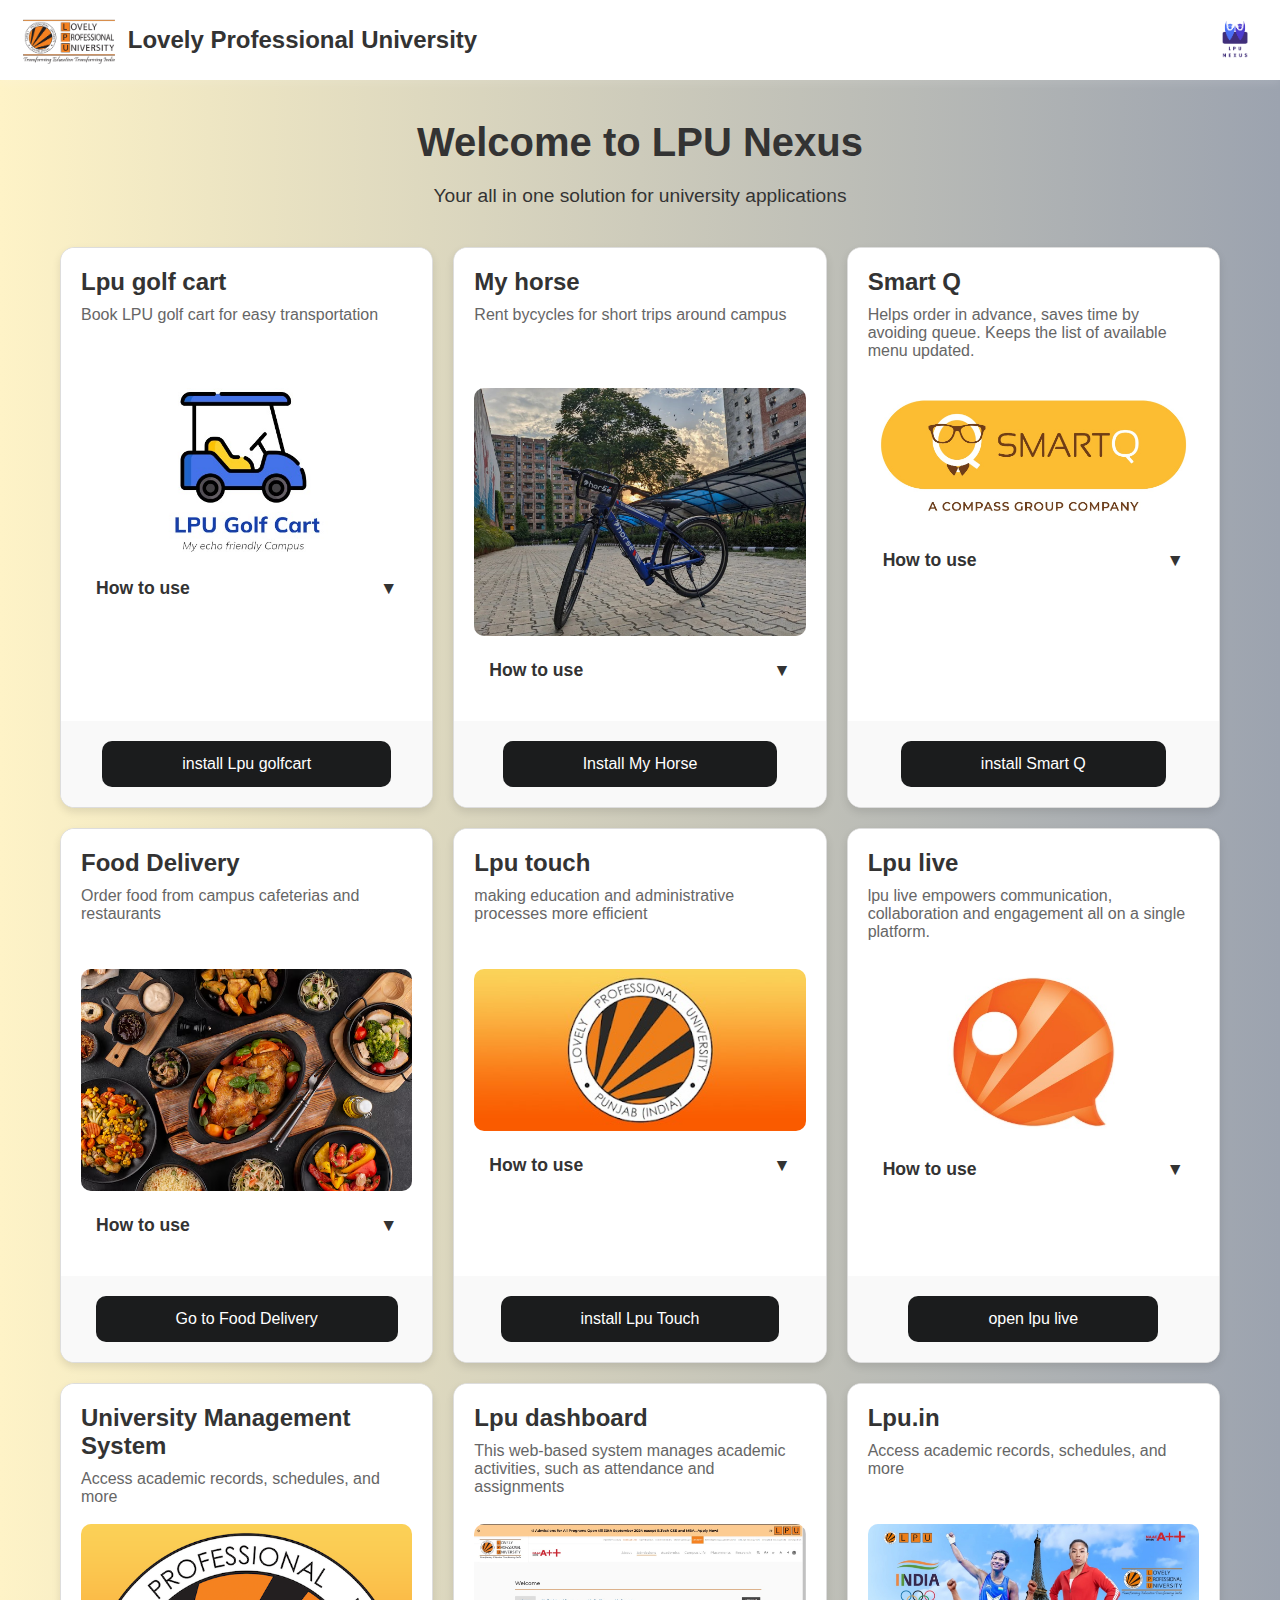
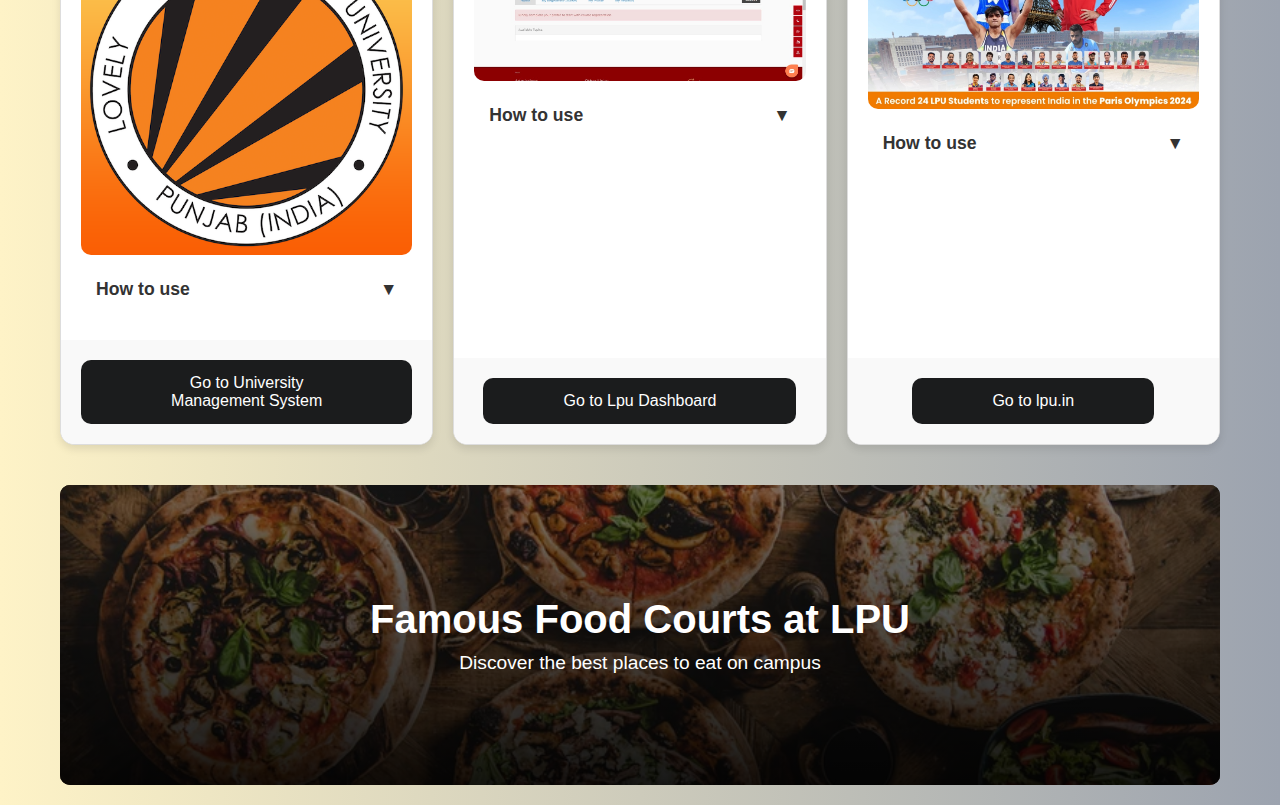
<file: index.html>
<!DOCTYPE html>
<html lang="en">


<head>
    <meta charset="UTF-8">
    <meta name="viewport" content="width=device-width, initial-scale=1.0">
    <title>LPU NEXUS</title>
    <link rel="stylesheet" href="index.css">
</head>

<body>
    <!-- LOGOS -->
    <header>
        <div class="logo">
            <img src="lpulogo.png" alt="University Logo">
            <span class="logo-text">Lovely Professional University</span>
        </div>
        <div class="logo-company">
            <img src="lpunexus.png" alt="Company Logo"  >
        </div>
    </header>
    
    <div class="container">
        <h1 class="title">Welcome to LPU Nexus</h1>
        <p class="subtitle">Your all in one solution for university applications</p>
        <div class="grid">
            <!-- golf cart  -->
            <div class="card">
                <div class="card-header">
                    <h2>Lpu golf cart</h2>
                    <p>Book LPU golf cart for easy transportation</p>
                </div>
                <div class="card-content">
                    <img src="golfcart.jpg" alt="LPUGOLFCART" class="card-image" height="300" >
                    <div class="accordion">
                        <details>
                            <summary class="accordion-trigger">How to use</summary>
                            <ol class="accordion-content" type="square">
                                <li>install the lpu golf cart app</li>
                             <li>open the app</li>
                                <li>enter the driver id</li>
                                <li>Select your pickup and drop-off locations</li>
                            </ol>
                        </details>
                    </div>
                </div>

                <div class="card-footer">
                    <a href="https://play.google.com/store/apps/details?id=com.kinghillsecofriendly&hl=en_IN&pli=1" target="_blank" class="button"  >install Lpu golfcart </a>
                </div>
            </div>
            <!-- golf cart close -->

            
            <!-- my horse open-->
            <div class="card">
                <div class="card-header">
                    <h2>My horse</h2>
                    <p>Rent bycycles for short trips around campus</p>
                </div>
                <div class="card-content">
                    <img src="lpucycle.jpg" alt="MY HORSE" class="card-image">
                    <div class="accordion">
                        <details>
                            <summary class="accordion-trigger">How to use</summary>
                            <ol class="accordion-content">
                                <li>install the my horse application</li>
                                <li>enter your personal details</li>
                                <li>top up your wallet</li>
                                <li>track the nearest cycle around you</li>
                                <li>scan the QR code and enjoy your rides</li>
                            </ol>
                        </details>
                    </div>
                </div>
                <div class="card-footer">
                    <a href="https://play.google.com/store/apps/details?id=com.ionic.metroeMobility&pcampaignid=web_share" target="_blank" class="button">Install My Horse</a>
                </div>
            </div>
            <!-- my horse close -->

            <!-- SMARTQ open -->
            <div class="card">
                <div class="card-header">
                    <h2>Smart Q</h2>
                    <p>Helps order in advance, saves time by avoiding queue. Keeps the list of available menu updated.</p>
                </div>
                <div class="card-content">
                    <img src="smartq .jpg"  alt="SMART Q" class="card-image" >
                    <div class="accordion">
                        <details>
                            <summary class="accordion-trigger">How to use</summary>
                            <ol class="accordion-content">

                                <li>install the smart q app</li>
                                <li>welcome to smartq</li>
                                <li>enter your details</li>
                                <li>order your favourite food and enjoy your meal</li>
                            </ol>
                        </details>
                    </div>
                </div>
                <div class="card-footer">
                    <a href="https://play.google.com/store/apps/details?id=com.thesmartq.smartq&pcampaignid=web_share" target="_blank" class="button">install Smart Q</a>
                </div>
            </div>
            <!-- smart q close -->


<!-- Food delivery -->
<div class="card">
    <div class="card-header">
        <h2>Food Delivery</h2>
        <p>Order food from campus cafeterias and restaurants</p>
    </div>
    <div class="card-content">
        <img src="food court.avif" alt="eRikshaw" class="card-image" height="300">
        <div class="accordion">
            <details>
                <summary class="accordion-trigger">How to use</summary>
                <ol class="accordion-content">
                    <li>install the dominos app</li>
                    <li>select your location and your favourite item</li>
                    <li>select your payment options</li>
                    <li>enjoy your food</li>
                </ol>
            </details>
        </div>
    </div>
    <div class="card-footer">
        <a href="https://play.google.com/store/search?q=dominos&c=apps&hl=en_IN" target="_blank" class="button" >Go to Food Delivery</a>

    </div>
</div>
<!-- food delivery close -->




               <!-- Ums open -->
               <div class="card">
                <div class="card-header">
                    <h2>Lpu touch</h2>
                    <p>making education and administrative processes more efficient</p>
                </div>
                <div class="card-content">
                    <img src="lpu touch.jpg"  alt="LPU TOUCH" class="card-image" >
                    <div class="accordion">
                        <details>
                            <summary class="accordion-trigger">How to use</summary>
                            <ol class="accordion-content">
                                <li>install the lpu touch app </li>
                                <li>login with user credentials</li>
                                <li>you can access your academics and your syallabus</li>
                            </ol>
                        </details>
                    </div>
                </div>
                <div class="card-footer">
                    <a href="https://play.google.com/store/apps/details?id=ums.lovely.university&pcampaignid=web_share" target="_blank" class="button">install Lpu Touch</a>
                </div>
            </div>
            <!-- ums close -->
<!-- lpu live -->
<div class="card">
    <div class="card-header">
        <h2>Lpu live</h2>
        <p> lpu live empowers communication, collaboration and engagement all on a single platform.</p>
    </div>
    <div class="card-content">
        <img src="lpulive.jpg" alt="LPU LIVE" class="card-image" height="300">
        <div class="accordion">
            <details>
                <summary class="accordion-trigger">How to use</summary>
                <ol class="accordion-content">
                    <li>install the lpu live app from below link</li>
                    <li>login with user credentials</li>
                    <li>welcome to lpu live you can contact with academic teachers and peers</li>
                </ol>
            </details>
        </div>
    </div>
    <div class="card-footer">
        <a href="https://play.google.com/store/apps/details?id=com.lpuchat&pcampaignid=web_share" target="_blank" class="button">open lpu live</a>

    </div>
</div>
            <!-- lpu live close -->
<!-- ums -->
<div class="card">
    <div class="card-header">
        <h2>University Management System</h2>
        <p>Access academic records, schedules, and more</p>
    </div>
    <div class="card-content">
        <img src="ums.png"  alt="eRikshaw" class="card-image"  >
        <div class="accordion">
            <details>
                <summary class="accordion-trigger">How to use</summary>
                <ol class="accordion-content">
                    <li>click the below link</li>
                    <li>open the ums and enter your username and password</li>
                    <li>Access academic records, schedules, and more</li>
                </ol>
            </details>
        </div>
    </div>
    <div class="card-footer">
        <a href="https://ums.lpu.in/lpuums/" target="_blank" class="button">Go to University Management System</a>
    </div>
</div>
<!-- ums close -->
  <!-- open lpu dashboard -->
  <div class="card">
    <div class="card-header">
        <h2>Lpu dashboard</h2>
        <p>This web-based system manages academic activities, such as attendance and assignments</p>
    </div>
    <div class="card-content">
        <img src="LPU DASHBOARD.jpg"  alt="LPU DASHBOARD" class="card-image"  >
        <div class="accordion">
            <details>
                <summary class="accordion-trigger">How to use</summary>
                <ol class="accordion-content">
                    <li>clickt the below link to open lpu dashboard</li>
                    <li>login with ur credentials</li>
                    <li>our dashboard will help you with your personal and academic problems</li>
                </ol>
            </details>
        </div>
    </div>
    <div class="card-footer">
        <a href="https://www.lpu.in/HRD/HRDCHome.php/" target="_blank" class="button">Go to Lpu Dashboard</a>
    </div>
</div>
   <!-- lpu dashboard close -->
    <!-- open lpu.in -->
    <div class="card">
        <div class="card-header">
            <h2>Lpu.in</h2>
            <p>Access academic records, schedules, and more</p>
        </div>
        <div class="card-content">
            <img src="LPU.IN IMAGE.jpg"  alt="eRikshaw" class="card-image"  >
            <div class="accordion">
                <details>
                    <summary class="accordion-trigger">How to use</summary>
                    <ol class="accordion-content">
                        <li>click the below link</li>
                        <li>open the lpu.in and enter your username and password</li>
                        <li>Access academic records, schedules, and more</li>
                    </ol>
                </details>
            </div>
        </div>
        <div class="card-footer">
            <a href="https://www.lpu.in//" target="_blank" class="button">Go to lpu.in</a>
        </div>
    </div>
    <!-- close lpu.in -->


        </div>
        <div class="wide-card">
            <a href="foodcourts.html" class="wide-card-link">
                <div class="wide-card-content">
                    <img src="food.png" alt="Food Banner" class="wide-card-image">
                    <div class="wide-card-overlay">
                        <h2 class="wide-card-title">Famous Food Courts at LPU</h2>
                        <p class="wide-card-subtitle">Discover the best places to eat on campus</p>
                    </div>
                </div>
            </a>
        </div>
    </div>
<!-- new dabba -->


</div>
</body>




</html>
</file>
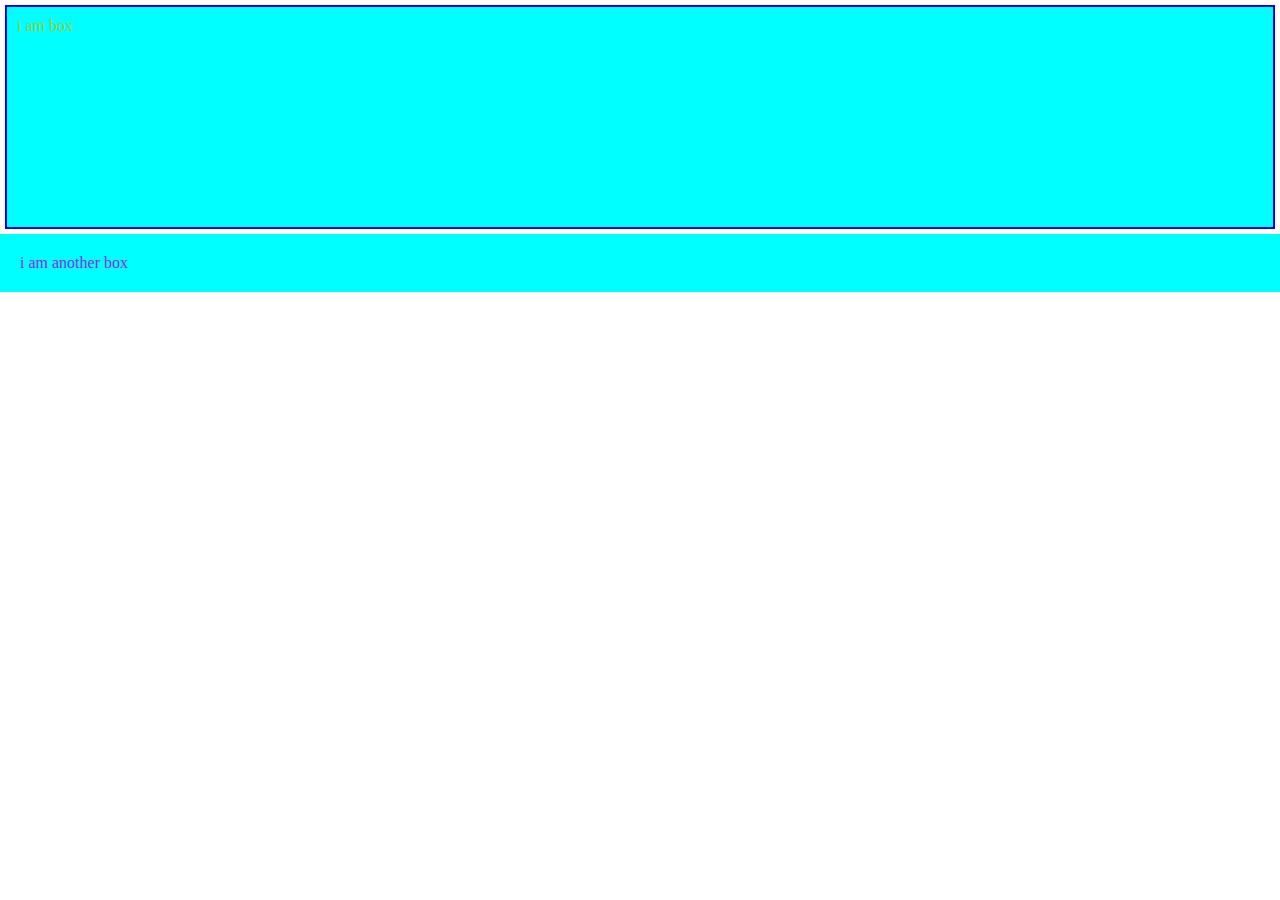
<file: index (2).html>
<!DOCTYPE html>
<html lang="en">
<head>
    <meta charset="UTF-8">
    <meta name="viewport" content="width=device-width, initial-scale=1.0">
    <title>box model</title>
</head>
<style>
    *{
        margin: 0;
        padding: 0;
    }
    .box{
        background-color: aqua;
    }
    .box1{
        color: yellowgreen;
        padding: 10px;
        margin: 5px;
        border: 2px solid blue;
        height: 200px;
    }
    .box2{
        color: blueviolet;
        padding: 20px;
    }
</style>
<body>
    <div class="box box1">i am box</div>
    <div class="box box2">i am another box</div> 

</body>
</html>
</file>
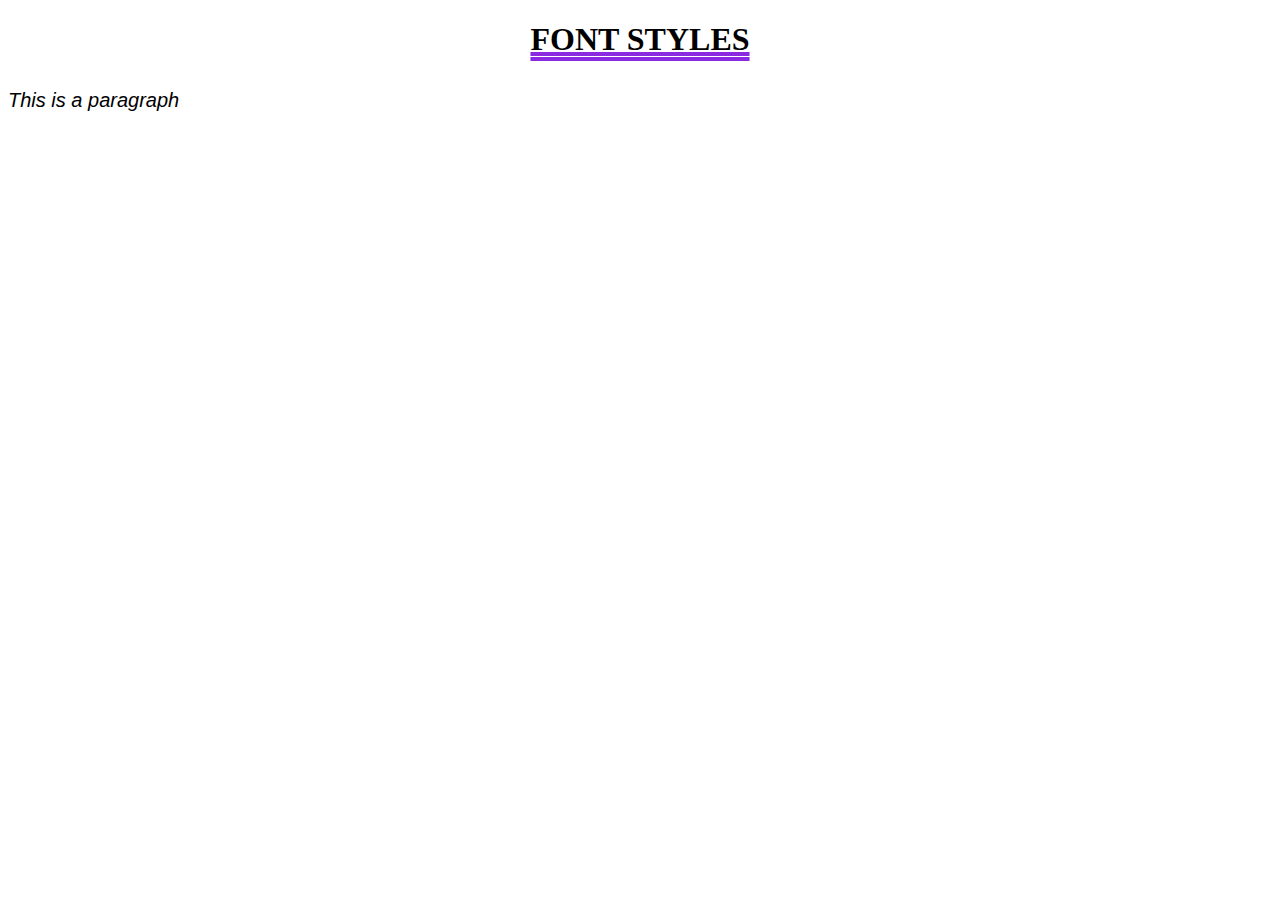
<file: index (3).html>
<!DOCTYPE html>
<html lang="en">
<head>
    <meta charset="UTF-8">
    <meta name="viewport" content="width=device-width, initial-scale=1.0">
    <title>learning font sytlest</title>
</head>
<style>
    p{
        font-family: 'Lucida Sans', 'Lucida Sans Regular', 'Lucida Grande', 'Lucida Sans Unicode', Geneva, Verdana, sans-serif;
        font-style: oblique;
        line-height: 2;
        font-weight: 200;
        text-decoration: solid;
        font-size: 20px;
        text-overflow: ellipsis;
        overflow: hidden;
       
    }
    h1{
        text-transform:capitalize;
        text-decoration: underline;
        text-decoration-color: blueviolet;
        text-decoration-style: double;
        text-decoration-thickness:4px;
        text-align: center;
       
    }
</style>
<body>
    <div>
        <h1>FONT STYLES</h1>
        <P>This is a paragraph</P>
    </div>
</body>
</html>
</file>
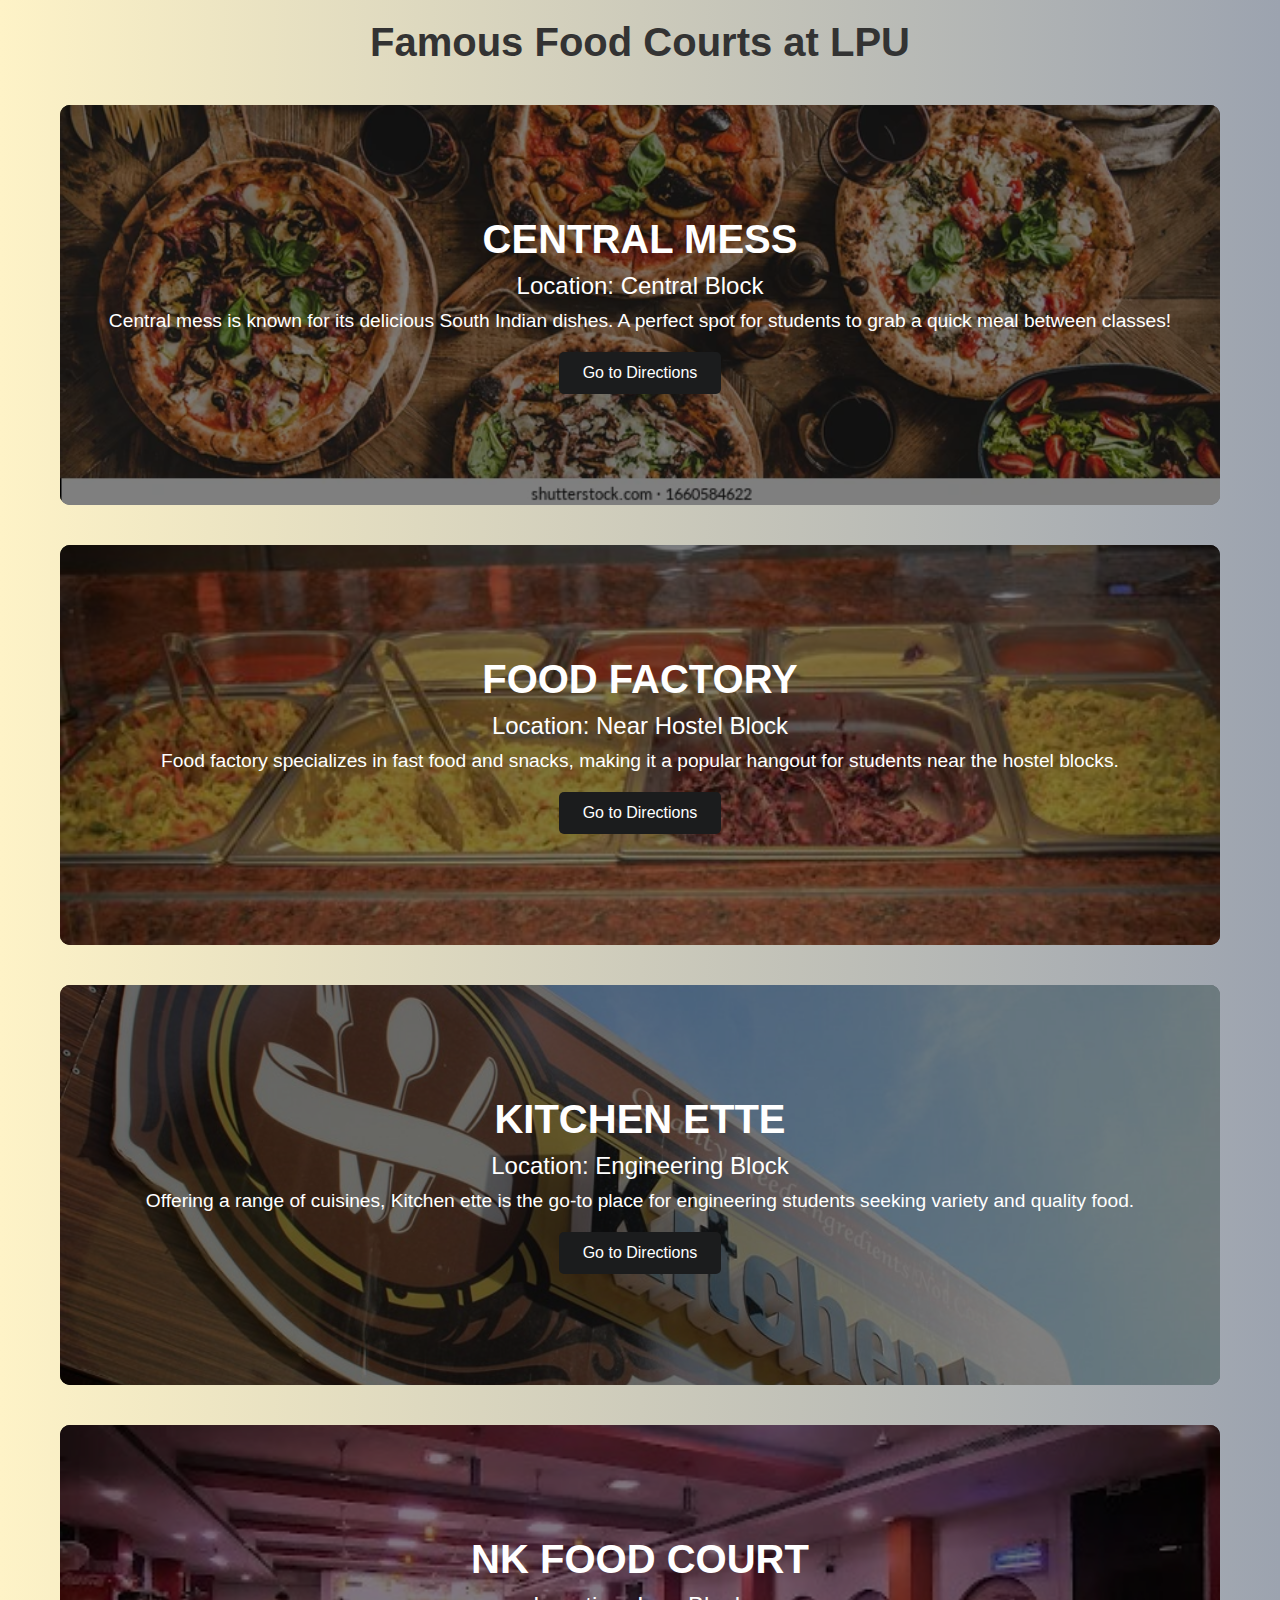
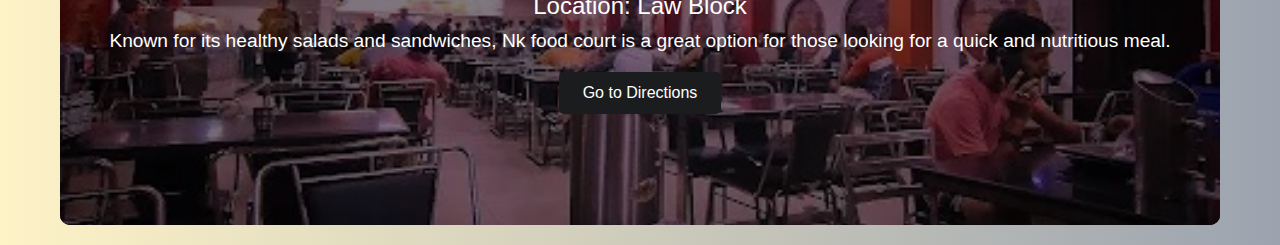
<file: index (4).html>
<!DOCTYPE html>
<html lang="en">

<head>
  <meta charset="UTF-8">
  <meta name="viewport" content="width=device-width, initial-scale=1.0">
  <title>LPU Food Courts</title>
  <link rel="stylesheet" href="index.css">
</head>

<body>
  <div class="container">
    <h1 class="title">Famous Food Courts at LPU</h1>

    <!-- Cafe 1 -->
    <div class="wide-card">
      <div class="wide-card-content normal-direction">
        <img src="food.png" alt="Cafe 1 Banner" class="wide-card-image">
        <div class="wide-card-overlay">
          <h2 class="wide-card-title">CENTRAL MESS</h2>
          <p class="wide-card-subtitle">Location: Central Block</p>
          <p class="wide-card-description">Central mess is known for its delicious South Indian dishes. A perfect spot for students to grab a quick meal between classes!</p>
          <a href="https://www.google.com/maps/place/Southern+Central+Mess/@31.090468,72.4981264,7z/data=!4m10!1m2!2m1!1scentral+mess!3m6!1s0x391a5f689c7372ad:0x73b33263a1eb6442!8m2!3d31.2521172!4d75.7008121!15sCgxjZW50cmFsIG1lc3NaDiIMY2VudHJhbCBtZXNzkgEXc291dGhfaW5kaWFuX3Jlc3RhdXJhbnTgAQA!16s%2Fg%2F124t5ldb2?entry=ttu&g_ep=EgoyMDI0MTAyOS4wIKXMDSoASAFQAw%3D%3D" target="_blank" class="button">Go to Directions</a>
        </div>
      </div>
    </div>

    <!-- Food Point 2  -->
    <div class="wide-card">
      <div class="wide-card-content column-reverse">
        <img src="food factory.jpg" alt="Food Point 2 Banner" class="wide-card-image">
        <div class="wide-card-overlay">
          <h2 class="wide-card-title">FOOD FACTORY</h2>
          <p class="wide-card-subtitle">Location: Near Hostel Block</p>
          <p class="wide-card-description">Food factory specializes in fast food and snacks, making it a popular hangout for students near the hostel blocks.</p>
          <a href="https://maps.google.com" target="_blank" class="button">Go to Directions</a>
        </div>
      </div>
    </div>

    

    <!-- Food Court 3 -->
    <div class="wide-card">
      <div class="wide-card-content normal-direction">
        <img src="kitchen ette.jpg" alt="Food Court 3 Banner" class="wide-card-image">
        <div class="wide-card-overlay">
          <h2 class="wide-card-title">KITCHEN ETTE</h2>
          <p class="wide-card-subtitle">Location: Engineering Block</p>
          <p class="wide-card-description">Offering a range of cuisines, Kitchen ette is the go-to place for engineering students seeking variety and quality food.</p>
          <a href="https://maps.google.com" target="_blank" class="button">Go to Directions</a>
        </div>
      </div>
    </div>

    <!-- Food Court 4 -->
    <div class="wide-card">
      <div class="wide-card-content column-reverse">
        <img src="nk food court .jpg" alt="Food Court 4 Banner" class="wide-card-image">
        <div class="wide-card-overlay">
          <h2 class="wide-card-title">NK FOOD COURT</h2>
          <p class="wide-card-subtitle">Location: Law Block</p>
          <p class="wide-card-description">Known for its healthy salads and sandwiches, Nk food court is a great option for those looking for a quick and nutritious meal.</p>
          <a href="https://maps.google.com" target="_blank" class="button">Go to Directions</a>
        </div>
      </div>
    </div>

  </div>

  <style>
    body {
      margin: 0;
      font-family: Arial, sans-serif;
    }

    .container {
      width: 100%;
      max-width: 1200px;
      margin: 0 auto;
      padding: 20px;
    }

    .title {
      text-align: center;
      font-size: 2.5rem;
      margin-bottom: 40px;
    }

    .wide-card {
      margin-top: 40px;
      position: relative;
      overflow: hidden;
      border-radius: 10px;
    }

    .wide-card-content {
      display: flex;
      flex-direction: row;
      height: 400px;
    }

    .wide-card-content.column-reverse {
      flex-direction: row-reverse;
    }

    .wide-card-image {
      width: 100%;
      height: 100%;
      object-fit: cover;
    }

    .wide-card-overlay {
      position: absolute;
      top: 0;
      left: 0;
      width: 100%;
      height: 100%;
      background: rgba(0, 0, 0, 0.5);
      display: flex;
      flex-direction: column;
      justify-content: center;
      padding: 20px;
      color: #fff;
    }

    .wide-card-title {
      font-size: 2.5rem;
      margin-bottom: 10px;
    }

    .wide-card-subtitle {
      font-size: 1.5rem;
      margin-bottom: 10px;
    }

    .wide-card-description {
      font-size: 1.2rem;
      margin-bottom: 20px;
    }

    .button {
      padding: 12px 24px;
      background-color: #1b1c1d;
      color: #fff;
      border-radius: 5px;
      text-decoration: none;
      font-size: 1rem;
    }

    .button:hover {
      background-color: #5f6163;
    }

   
    
  </style>

</body>

</html>
</file>
<file: index.css>
* {
    margin: 0;
    padding: 0;
    box-sizing: border-box;
}
/* Header Styling */
header {
    display: flex;
    justify-content: space-between;
    background-color: #ffffff;
    padding: 10px 20px;
    align-items: center;
    box-shadow: 0 4px 8px rgba(255, 254, 254, 0.1);
    margin-bottom: 20px;

}

header .logo {
    display: flex;
    align-items: center;
} 

.logo img {
    height: 60px; 
    margin-right: 10px;
}

.logo-text {
    font-size: 1.5rem;
    font-weight: bold;
    color: #333;
}


.logo-company img {
    height: 50px;
    margin-left: 10px;
}

body {
    font-family: Arial, sans-serif;
    background: linear-gradient(to right, #fef3c7, #9ca3af);

    color: #333;
}

.container {
    max-width: 1200px;
    margin: 0 auto;
    /* display: flex ; */
     /* flex-direction: column; */
      /* align-items: center; */
      /* justify-content: center; */
    padding: 20px;
}

.title {
    text-align: center;
    font-size: 2.5rem;
    margin-bottom: 20px;
}

.subtitle {
    text-align: center;
    font-size: 1.2rem;
    margin-bottom: 40px;
}


.grid {
    display: grid;
    grid-template-columns: repeat(auto-fill, minmax(300px, 1fr));
    gap: 20px;
}

/* Card Styling */
.card {
    background-color: #fff;
    border: 1px solid #ddd;
    
    border-radius: 14px;
    box-shadow: 0 4px 8px rgba(0, 0, 0, 0.1);
   display: flex;
    flex-direction: column;
    overflow: hidden;
}

.card-header,
.card-content,
.card-footer {
   
    
    padding: 20px;
}

.card-header {
    background-color: #ffffff;
    height: 120px;
}

.card-header h2 {
    font-size: 1.5rem;
    margin-bottom: 10px;
}

.card-header p {
    color: #666;
}

.card-content {
    flex-grow: 1;
}

.card-image {
    width: 100%;
   height:auto ;
    margin-bottom: 10px;
    border-radius: 10px; 
}

.card-footer {
    text-align: center;
    background-color: #f9f9f9;
}


.button {
    display: inline-block;
    padding: 14px 5rem ;
    background-color: #1b1c1d;
    color: #fff;
    border-radius: 10px;
    text-decoration: none;
}

.button:hover {
    background-color: #5f6163;
}


.accordion details {
    border: none;
    border-radius: 5px;
    margin-bottom: 10px;
   
}

.accordion summary {
    font-size: 1.1rem;
    font-weight: bold;
    padding: 10px 15px;
    cursor: pointer;
   display: flex;
   justify-content: center;
   align-items: center;
    background-color: #ffffff;
    border-radius: 5px;
    transition: background-color 0.3s ease;
}

.accordion summary:hover {
    background-color: #e0e0e0;
}

/* Custom caret icon */
.accordion summary::after {
    content: "\25BC";
    font-size: 1.1rem;
    transition: transform 0.3s ease;
    margin-left: auto;
}

details[open] summary::after {
    content: "\25B2";
    transform: rotate(180deg);
}

.accordion-content {
    padding: 15px;
    background-color: #ffffff;
    line-height: 1.6;
    list-style: decimal;
}

.accordion-content li {
    margin-bottom: 8px;
}

details[open] .accordion-content {
    animation: fadeIn 0.3s ease;
}

@keyframes fadeIn {
    from {
        opacity: 0;
    }

    to {
        opacity: 1;
    }
}

/* wide cards css dabba */
.wide-card {    
    margin-top: 40px;
    position: relative;
    overflow: hidden;
    background-color: black;
    border-radius: 10px; 
}

.wide-card-link {
    text-decoration: none;
    
}

.wide-card-content {
    position: relative;
    height: 300px;
}

.wide-card-image {
    width: 100%;
    height: 100%;
    object-fit: cover;
}

.wide-card-overlay {
    position: absolute;
    inset: 0;
    /* inset: 0; */
    background: linear-gradient(to bottom, rgba(0, 0, 0, 0.5), rgba(0, 0, 0, 0.9));
    display: flex;
    flex-direction: column;
    justify-content: center;
    align-items: center;
    color: white;
    padding: 20px;
    text-align: center;
}

.wide-card-title {
    font-size: 2.5rem;
    margin-bottom: 10px;
    font-weight: bold;
}

.wide-card-subtitle {
    font-size: 1.2rem;
}
</file>
